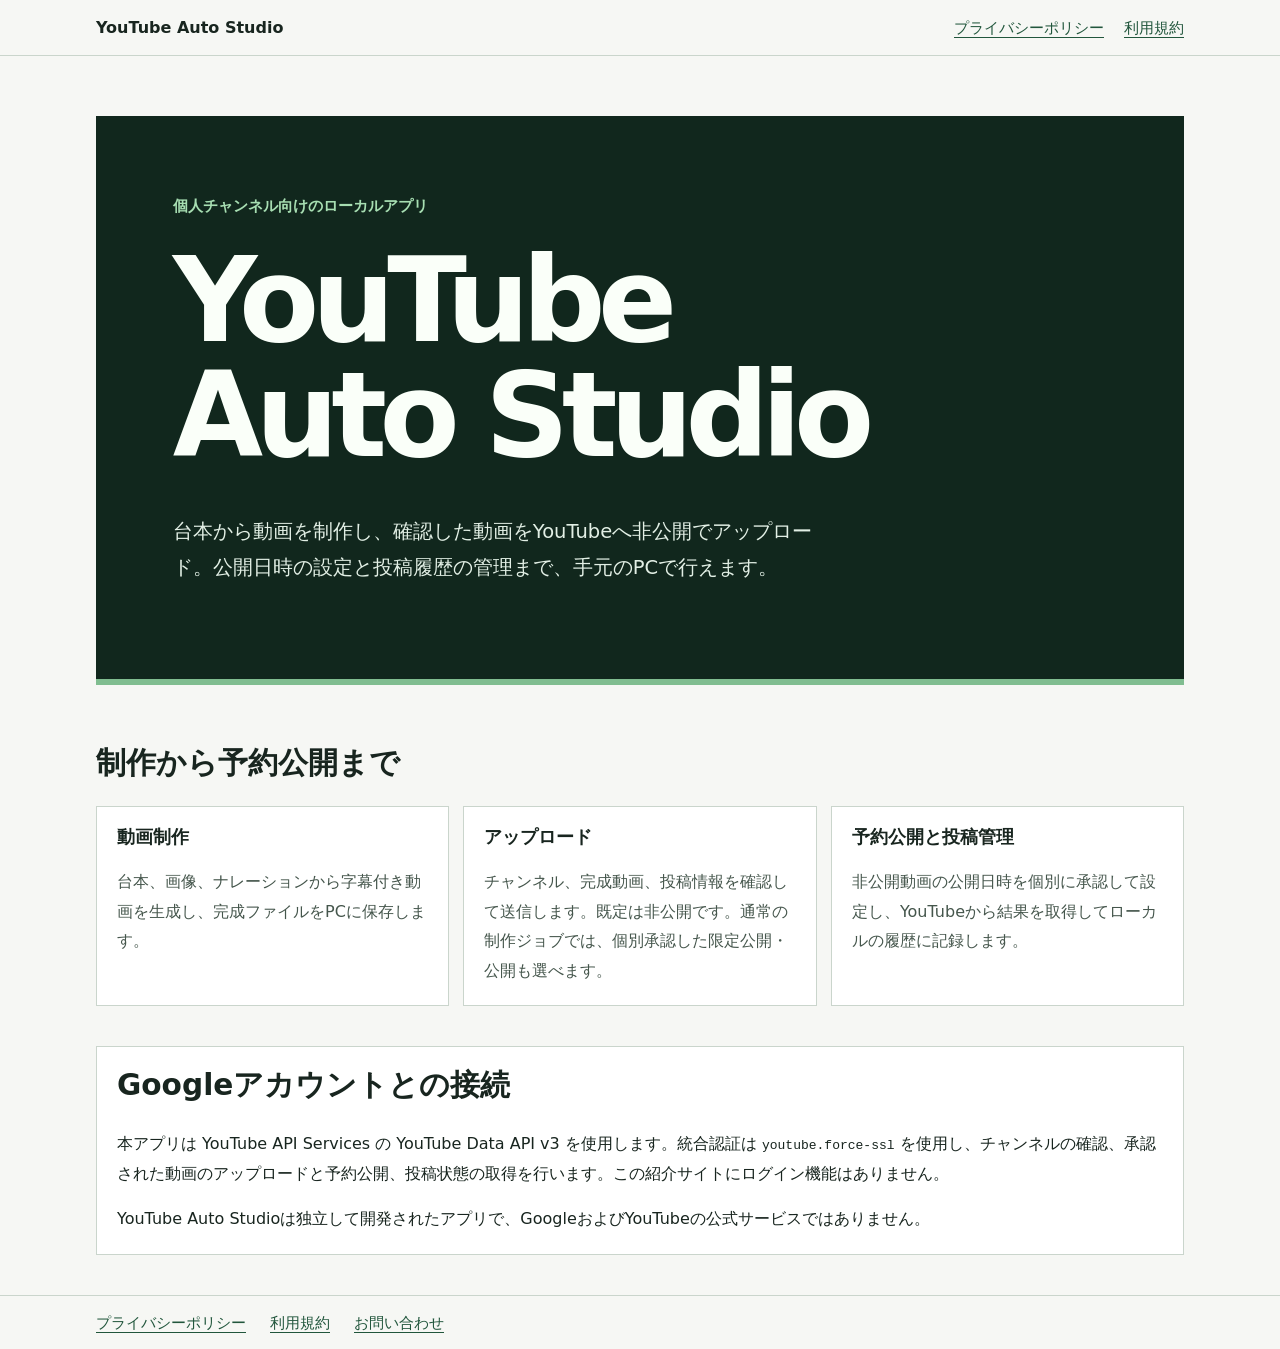
<file: index.html>
<!doctype html>
<html lang="ja">
<head>
  <meta charset="utf-8">
  <meta name="viewport" content="width=device-width, initial-scale=1">
  <meta name="description" content="個人運営のYouTubeチャンネル向けのローカル動画制作・投稿管理アプリ。">
  <title>YouTube Auto Studio</title>
  <link rel="stylesheet" href="style.css">
</head>
<body>
  <header class="site-header"><div class="wrap header-inner">
    <a class="brand" href="index.html" aria-current="page">YouTube Auto Studio</a>
    <nav aria-label="サイトナビゲーション">
      <a href="privacy.html">プライバシーポリシー</a>
      <a href="terms.html">利用規約</a>
    </nav>
  </div></header>
  <main class="wrap">
    <section class="hero" aria-labelledby="title">
      <p class="eyebrow">個人チャンネル向けのローカルアプリ</p>
      <h1 id="title">YouTube<br>Auto Studio</h1>
      <p class="intro">台本から動画を制作し、確認した動画をYouTubeへ非公開でアップロード。公開日時の設定と投稿履歴の管理まで、手元のPCで行えます。</p>
    </section>
    <section class="features" aria-labelledby="workflow">
      <h2 id="workflow">制作から予約公開まで</h2>
      <div class="cards">
        <article><h3>動画制作</h3><p>台本、画像、ナレーションから字幕付き動画を生成し、完成ファイルをPCに保存します。</p></article>
        <article><h3>アップロード</h3><p>チャンネル、完成動画、投稿情報を確認して送信します。既定は非公開です。通常の制作ジョブでは、個別承認した限定公開・公開も選べます。</p></article>
        <article><h3>予約公開と投稿管理</h3><p>非公開動画の公開日時を個別に承認して設定し、YouTubeから結果を取得してローカルの履歴に記録します。</p></article>
      </div>
    </section>
    <section class="notice" aria-labelledby="connection">
      <h2 id="connection">Googleアカウントとの接続</h2>
      <p>本アプリは YouTube API Services の YouTube Data API v3 を使用します。統合認証は <code>youtube.force-ssl</code> を使用し、チャンネルの確認、承認された動画のアップロードと予約公開、投稿状態の取得を行います。この紹介サイトにログイン機能はありません。</p>
      <p>YouTube Auto Studioは独立して開発されたアプリで、GoogleおよびYouTubeの公式サービスではありません。</p>
    </section>
  </main>
  <footer class="site-footer"><div class="wrap">
    <a href="privacy.html">プライバシーポリシー</a>
    <a href="terms.html">利用規約</a>
    <a href="privacy.html#contact">お問い合わせ</a>
  </div></footer>
</body>
</html>
</file>
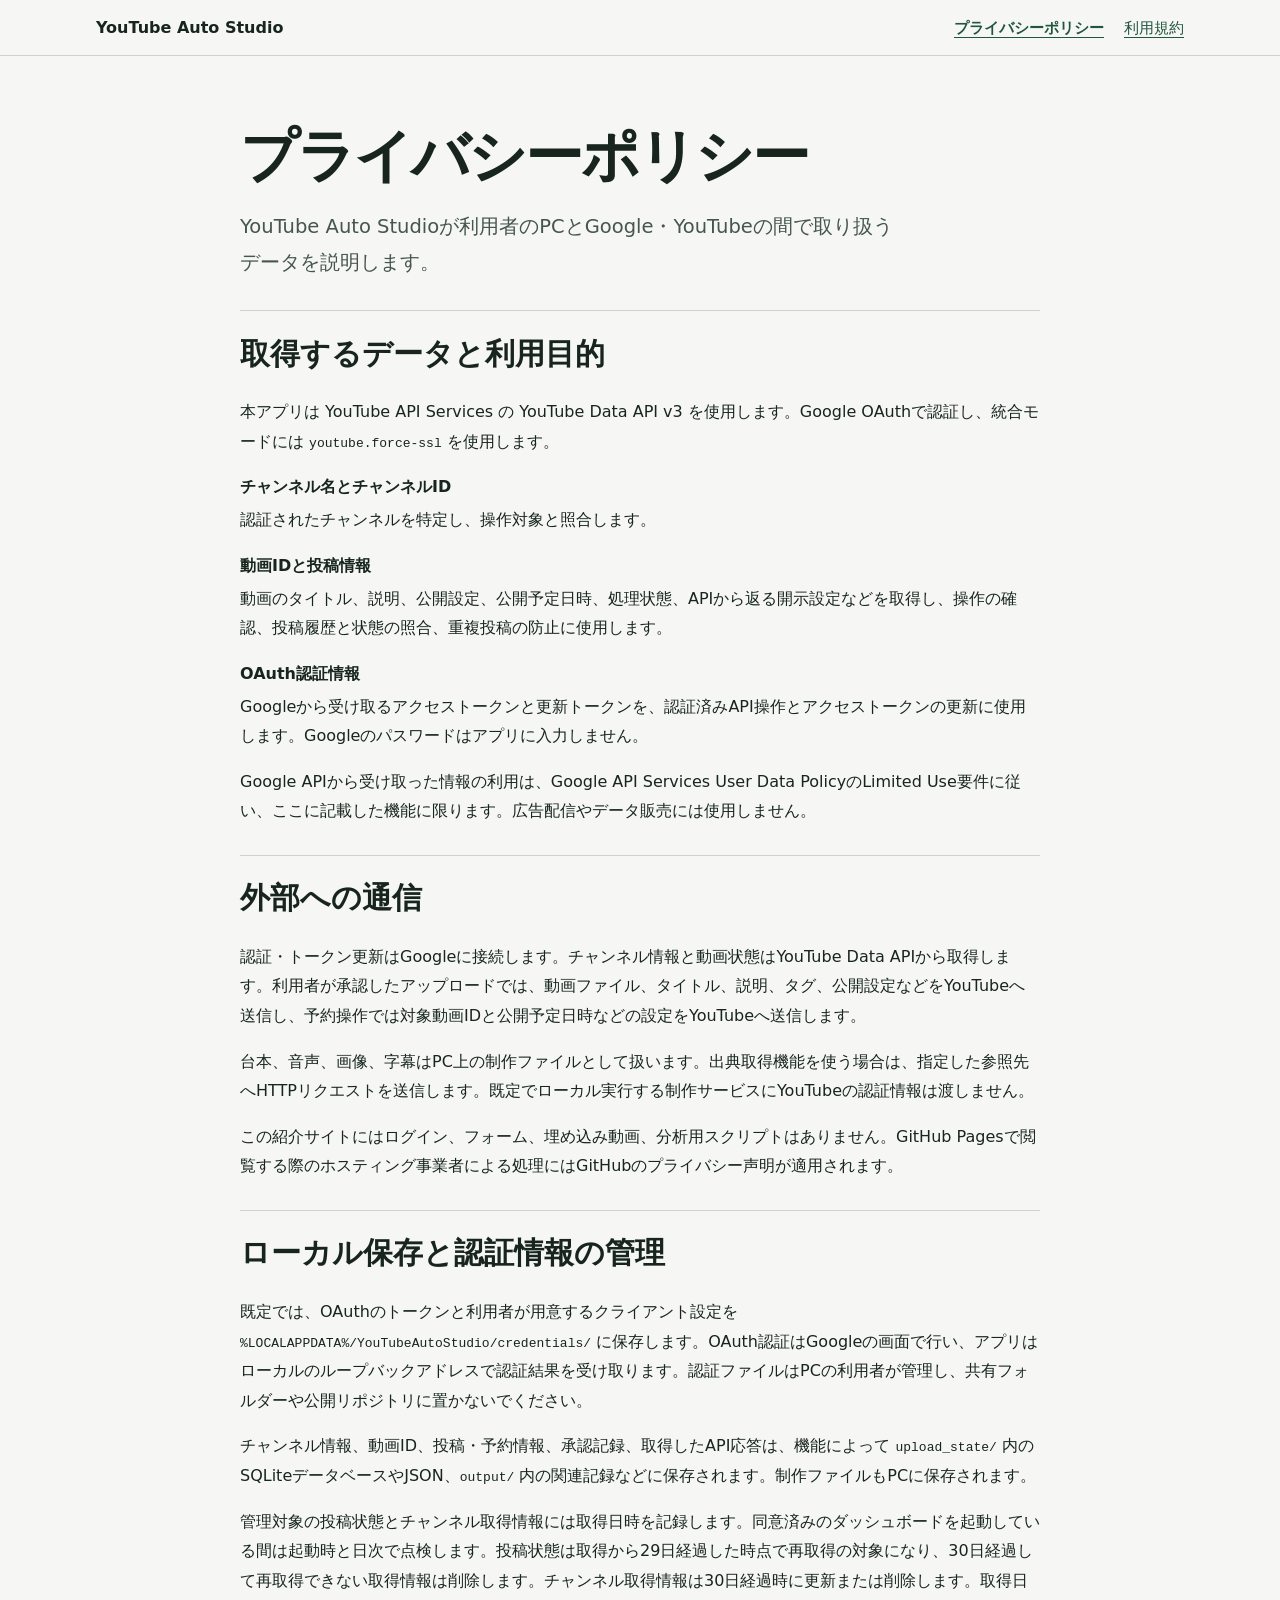
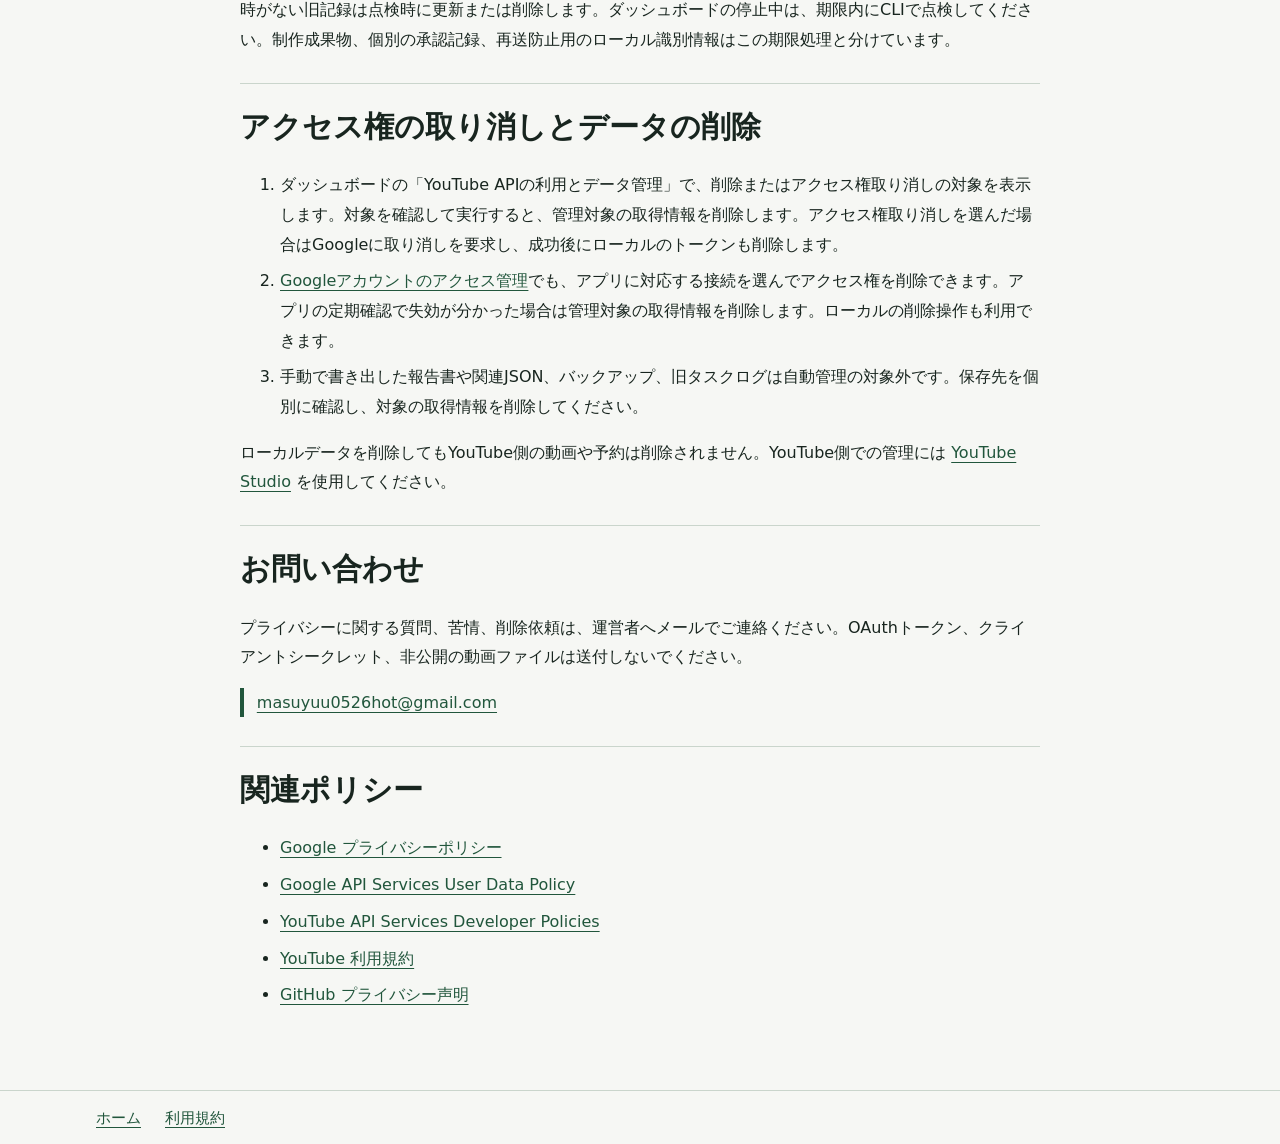
<file: privacy.html>
<!doctype html>
<html lang="ja">
<head>
  <meta charset="utf-8">
  <meta name="viewport" content="width=device-width, initial-scale=1">
  <title>プライバシーポリシー | YouTube Auto Studio</title>
  <link rel="stylesheet" href="style.css">
</head>
<body>
  <header class="site-header"><div class="wrap header-inner">
    <a class="brand" href="index.html">YouTube Auto Studio</a>
    <nav aria-label="サイトナビゲーション">
      <a href="privacy.html" aria-current="page">プライバシーポリシー</a>
      <a href="terms.html">利用規約</a>
    </nav>
  </div></header>
  <main class="wrap document">
    <h1>プライバシーポリシー</h1>
    <p class="intro">YouTube Auto Studioが利用者のPCとGoogle・YouTubeの間で取り扱うデータを説明します。</p>
    <section>
      <h2>取得するデータと利用目的</h2>
      <p>本アプリは YouTube API Services の YouTube Data API v3 を使用します。Google OAuthで認証し、統合モードには <code>youtube.force-ssl</code> を使用します。</p>
      <dl>
        <dt>チャンネル名とチャンネルID</dt><dd>認証されたチャンネルを特定し、操作対象と照合します。</dd>
        <dt>動画IDと投稿情報</dt><dd>動画のタイトル、説明、公開設定、公開予定日時、処理状態、APIから返る開示設定などを取得し、操作の確認、投稿履歴と状態の照合、重複投稿の防止に使用します。</dd>
        <dt>OAuth認証情報</dt><dd>Googleから受け取るアクセストークンと更新トークンを、認証済みAPI操作とアクセストークンの更新に使用します。Googleのパスワードはアプリに入力しません。</dd>
      </dl>
      <p>Google APIから受け取った情報の利用は、Google API Services User Data PolicyのLimited Use要件に従い、ここに記載した機能に限ります。広告配信やデータ販売には使用しません。</p>
    </section>
    <section>
      <h2>外部への通信</h2>
      <p>認証・トークン更新はGoogleに接続します。チャンネル情報と動画状態はYouTube Data APIから取得します。利用者が承認したアップロードでは、動画ファイル、タイトル、説明、タグ、公開設定などをYouTubeへ送信し、予約操作では対象動画IDと公開予定日時などの設定をYouTubeへ送信します。</p>
      <p>台本、音声、画像、字幕はPC上の制作ファイルとして扱います。出典取得機能を使う場合は、指定した参照先へHTTPリクエストを送信します。既定でローカル実行する制作サービスにYouTubeの認証情報は渡しません。</p>
      <p>この紹介サイトにはログイン、フォーム、埋め込み動画、分析用スクリプトはありません。GitHub Pagesで閲覧する際のホスティング事業者による処理にはGitHubのプライバシー声明が適用されます。</p>
    </section>
    <section>
      <h2>ローカル保存と認証情報の管理</h2>
      <p>既定では、OAuthのトークンと利用者が用意するクライアント設定を <code>%LOCALAPPDATA%/YouTubeAutoStudio/credentials/</code> に保存します。OAuth認証はGoogleの画面で行い、アプリはローカルのループバックアドレスで認証結果を受け取ります。認証ファイルはPCの利用者が管理し、共有フォルダーや公開リポジトリに置かないでください。</p>
      <p>チャンネル情報、動画ID、投稿・予約情報、承認記録、取得したAPI応答は、機能によって <code>upload_state/</code> 内のSQLiteデータベースやJSON、<code>output/</code> 内の関連記録などに保存されます。制作ファイルもPCに保存されます。</p>
      <p>管理対象の投稿状態とチャンネル取得情報には取得日時を記録します。同意済みのダッシュボードを起動している間は起動時と日次で点検します。投稿状態は取得から29日経過した時点で再取得の対象になり、30日経過して再取得できない取得情報は削除します。チャンネル取得情報は30日経過時に更新または削除します。取得日時がない旧記録は点検時に更新または削除します。ダッシュボードの停止中は、期限内にCLIで点検してください。制作成果物、個別の承認記録、再送防止用のローカル識別情報はこの期限処理と分けています。</p>
    </section>
    <section>
      <h2>アクセス権の取り消しとデータの削除</h2>
      <ol>
        <li>ダッシュボードの「YouTube APIの利用とデータ管理」で、削除またはアクセス権取り消しの対象を表示します。対象を確認して実行すると、管理対象の取得情報を削除します。アクセス権取り消しを選んだ場合はGoogleに取り消しを要求し、成功後にローカルのトークンも削除します。</li>
        <li><a href="https://security.google.com/settings/security/permissions">Googleアカウントのアクセス管理</a>でも、アプリに対応する接続を選んでアクセス権を削除できます。アプリの定期確認で失効が分かった場合は管理対象の取得情報を削除します。ローカルの削除操作も利用できます。</li>
        <li>手動で書き出した報告書や関連JSON、バックアップ、旧タスクログは自動管理の対象外です。保存先を個別に確認し、対象の取得情報を削除してください。</li>
      </ol>
      <p>ローカルデータを削除してもYouTube側の動画や予約は削除されません。YouTube側での管理には <a href="https://studio.youtube.com/">YouTube Studio</a> を使用してください。</p>
    </section>
    <section id="contact">
      <h2>お問い合わせ</h2>
      <p>プライバシーに関する質問、苦情、削除依頼は、運営者へメールでご連絡ください。OAuthトークン、クライアントシークレット、非公開の動画ファイルは送付しないでください。</p>
      <p class="contact"><a href="mailto:masuyuu0526hot@gmail.com">masuyuu0526hot@gmail.com</a></p>
    </section>
    <section>
      <h2>関連ポリシー</h2>
      <ul class="link-list">
        <li><a href="https://policies.google.com/privacy?hl=ja">Google プライバシーポリシー</a></li>
        <li><a href="https://developers.google.com/terms/api-services-user-data-policy">Google API Services User Data Policy</a></li>
        <li><a href="https://developers.google.com/youtube/terms/developer-policies">YouTube API Services Developer Policies</a></li>
        <li><a href="https://www.youtube.com/t/terms?hl=ja">YouTube 利用規約</a></li>
        <li><a href="https://docs.github.com/en/site-policy/privacy-policies/github-general-privacy-statement">GitHub プライバシー声明</a></li>
      </ul>
    </section>
  </main>
  <footer class="site-footer"><div class="wrap"><a href="index.html">ホーム</a><a href="terms.html">利用規約</a></div></footer>
</body>
</html>
</file>
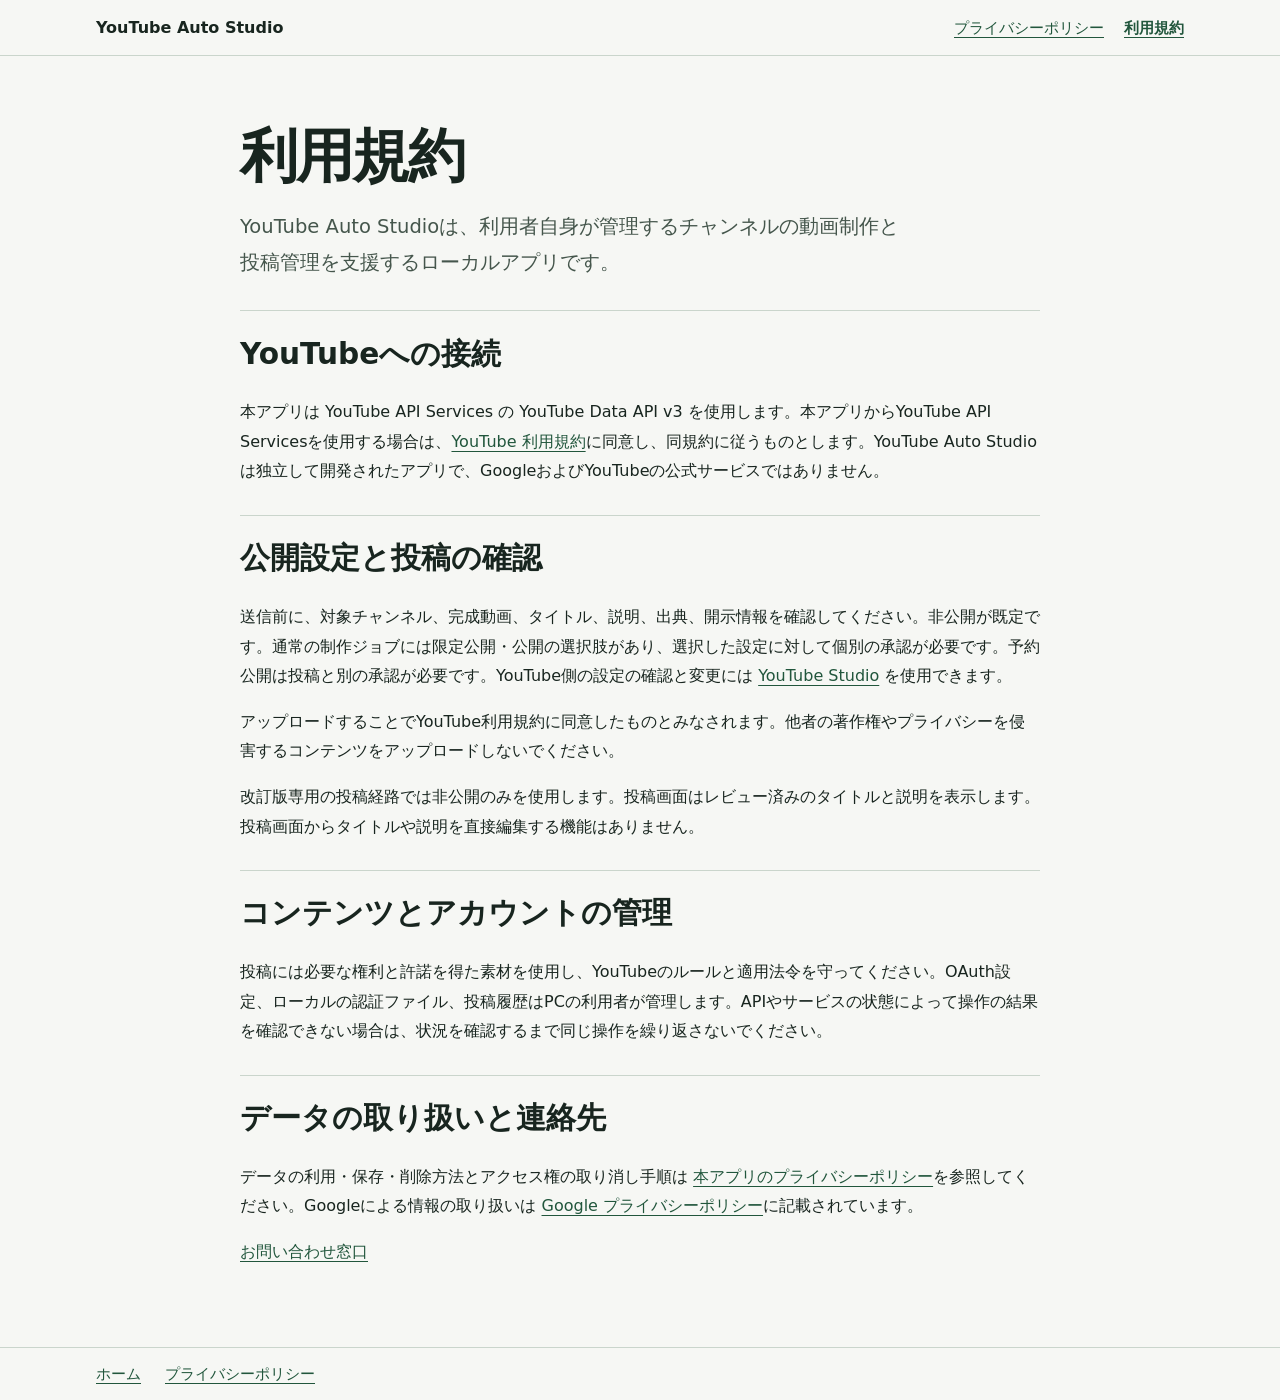
<file: terms.html>
<!doctype html>
<html lang="ja">
<head>
  <meta charset="utf-8">
  <meta name="viewport" content="width=device-width, initial-scale=1">
  <title>利用規約 | YouTube Auto Studio</title>
  <link rel="stylesheet" href="style.css">
</head>
<body>
  <header class="site-header"><div class="wrap header-inner">
    <a class="brand" href="index.html">YouTube Auto Studio</a>
    <nav aria-label="サイトナビゲーション">
      <a href="privacy.html">プライバシーポリシー</a>
      <a href="terms.html" aria-current="page">利用規約</a>
    </nav>
  </div></header>
  <main class="wrap document">
    <h1>利用規約</h1>
    <p class="intro">YouTube Auto Studioは、利用者自身が管理するチャンネルの動画制作と投稿管理を支援するローカルアプリです。</p>
    <section>
      <h2>YouTubeへの接続</h2>
      <p>本アプリは YouTube API Services の YouTube Data API v3 を使用します。本アプリからYouTube API Servicesを使用する場合は、<a href="https://www.youtube.com/t/terms?hl=ja">YouTube 利用規約</a>に同意し、同規約に従うものとします。YouTube Auto Studioは独立して開発されたアプリで、GoogleおよびYouTubeの公式サービスではありません。</p>
    </section>
    <section>
      <h2>公開設定と投稿の確認</h2>
      <p>送信前に、対象チャンネル、完成動画、タイトル、説明、出典、開示情報を確認してください。非公開が既定です。通常の制作ジョブには限定公開・公開の選択肢があり、選択した設定に対して個別の承認が必要です。予約公開は投稿と別の承認が必要です。YouTube側の設定の確認と変更には <a href="https://studio.youtube.com/">YouTube Studio</a> を使用できます。</p>
      <p>アップロードすることでYouTube利用規約に同意したものとみなされます。他者の著作権やプライバシーを侵害するコンテンツをアップロードしないでください。</p>
      <p>改訂版専用の投稿経路では非公開のみを使用します。投稿画面はレビュー済みのタイトルと説明を表示します。投稿画面からタイトルや説明を直接編集する機能はありません。</p>
    </section>
    <section>
      <h2>コンテンツとアカウントの管理</h2>
      <p>投稿には必要な権利と許諾を得た素材を使用し、YouTubeのルールと適用法令を守ってください。OAuth設定、ローカルの認証ファイル、投稿履歴はPCの利用者が管理します。APIやサービスの状態によって操作の結果を確認できない場合は、状況を確認するまで同じ操作を繰り返さないでください。</p>
    </section>
    <section>
      <h2>データの取り扱いと連絡先</h2>
      <p>データの利用・保存・削除方法とアクセス権の取り消し手順は <a href="privacy.html">本アプリのプライバシーポリシー</a>を参照してください。Googleによる情報の取り扱いは <a href="https://policies.google.com/privacy?hl=ja">Google プライバシーポリシー</a>に記載されています。</p>
      <p><a href="privacy.html#contact">お問い合わせ窓口</a></p>
    </section>
  </main>
  <footer class="site-footer"><div class="wrap"><a href="index.html">ホーム</a><a href="privacy.html">プライバシーポリシー</a></div></footer>
</body>
</html>
</file>
<file: style.css>
:root {
  color-scheme: light;
  --paper: #f6f7f4;
  --ink: #18251f;
  --muted: #45564c;
  --accent: #21563c;
  --line: #cad5cc;
  --night: #11271d;
  font-family: system-ui, "Yu Gothic", "Hiragino Kaku Gothic ProN", sans-serif;
  line-height: 1.85;
}

* { box-sizing: border-box; }
body { margin: 0; color: var(--ink); background: var(--paper); }
a { color: var(--accent); text-underline-offset: .24em; }
a:focus-visible { outline: 2px solid currentColor; outline-offset: 4px; }
p { margin: 0 0 1rem; }
h1, h2, h3 { line-height: 1.25; }
h2 { font-size: clamp(1.35rem, 3vw, 1.85rem); }
h3 { font-size: 1.1rem; }
code { overflow-wrap: anywhere; }
dd { margin: .2rem 0 1rem; }
dt { font-weight: 700; }
li + li { margin-top: .45rem; }
.wrap { width: min(100% - 2rem, 68rem); margin-inline: auto; }
.site-header { border-bottom: 1px solid var(--line); }
.header-inner, .site-footer .wrap {
  display: flex; align-items: center; flex-wrap: wrap; gap: .5rem 1.5rem;
  padding-block: .8rem;
}
.header-inner { justify-content: space-between; }
.brand { font-weight: 800; color: var(--ink); text-decoration: none; }
nav { display: flex; flex-wrap: wrap; gap: .35rem 1.25rem; }
nav a, .site-footer a { font-size: .92rem; }
nav [aria-current] { font-weight: 750; }
.hero {
  margin-block: clamp(1.25rem, 5vw, 3.75rem);
  padding: clamp(1.5rem, 6vw, 5rem);
  background: var(--night);
  color: #fafff9;
  border-bottom: .4rem solid #80bd90;
}
.hero h1 { margin: .2em 0 .35em; font-size: clamp(2.65rem, 10vw, 7.3rem); letter-spacing: -.065em; line-height: .98; }
.eyebrow { color: #a7deb2; font-size: .94rem; font-weight: 650; }
.intro { font-size: clamp(1.05rem, 2vw, 1.22rem); max-width: 42rem; }
.hero .intro { color: #e2efe5; }
.features { margin-block: 2.5rem; }
.cards { display: grid; grid-template-columns: repeat(3, minmax(0, 1fr)); gap: .9rem; }
.cards article, .notice { border: 1px solid var(--line); padding: 1.25rem; background: #fff; }
.cards h3, .notice h2 { margin-top: 0; }
.cards p, .notice p:last-child { margin-bottom: 0; }
.notice { margin-block: 2.5rem; }
.document { max-width: 50rem; padding-block: clamp(1.75rem, 5vw, 4rem); }
.document h1 { margin: 0 0 1rem; font-size: clamp(1.95rem, 6vw, 3.65rem); letter-spacing: -.035em; }
.document .intro, .cards p { color: var(--muted); }
.document section { border-top: 1px solid var(--line); margin-top: 1.8rem; }
.contact { border-left: .25rem solid var(--accent); padding-inline-start: .8rem; }
.site-footer { border-top: 1px solid var(--line); }

@media (max-width: 44rem) {
  .cards { grid-template-columns: 1fr; }
  .header-inner { align-items: flex-start; flex-direction: column; }
}
</file>
